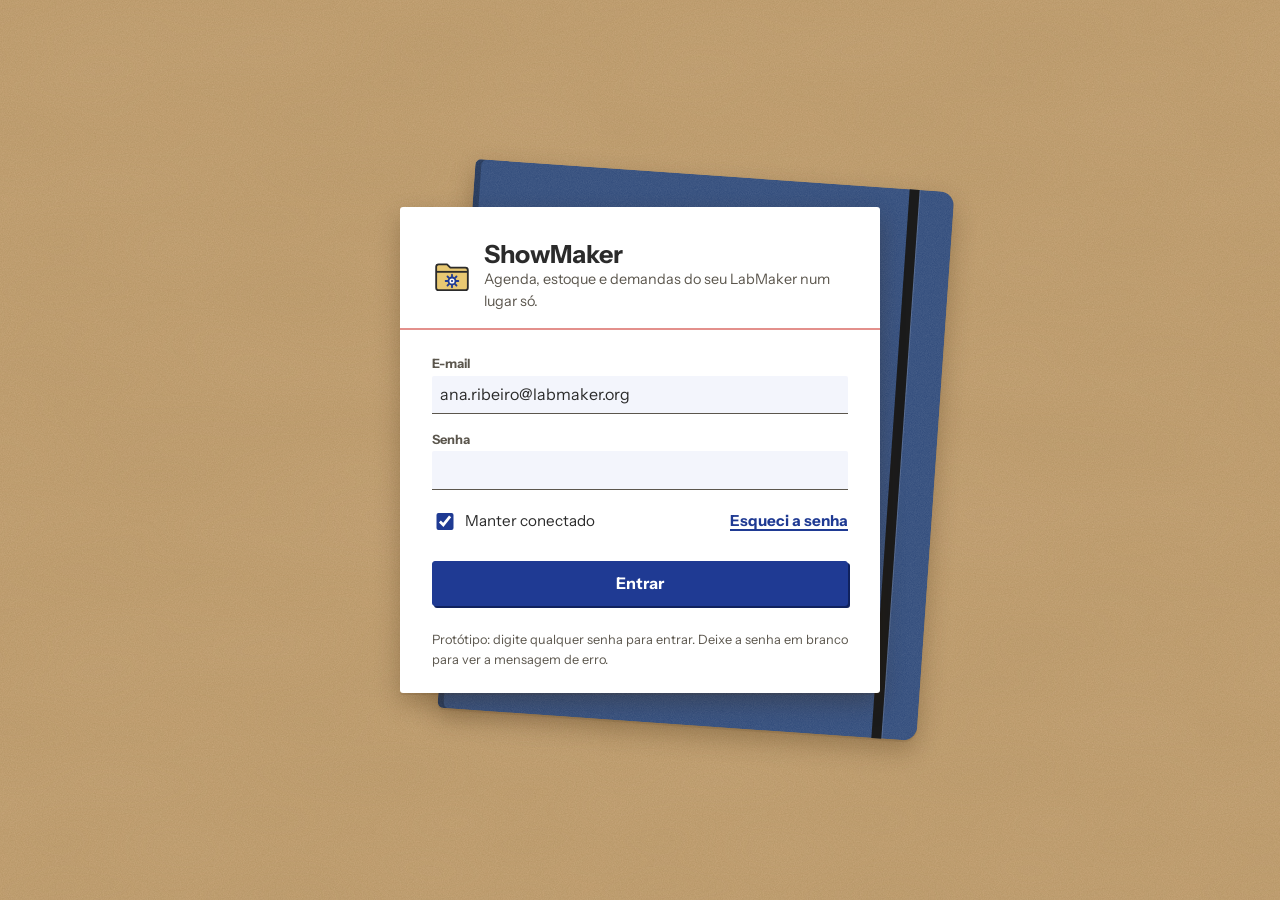
<file: index.html>
<!doctype html>
<html lang="pt-BR">
<head>
  <meta charset="utf-8">
  <meta name="viewport" content="width=device-width, initial-scale=1">
  <title>Entrar no ShowMaker</title>
  <meta name="description" content="Protótipo do ShowMaker, sistema de gestão para LabMakers.">
  <link rel="icon" href="assets/logo.svg" type="image/svg+xml">
  <link rel="preconnect" href="https://fonts.googleapis.com">
  <link rel="preconnect" href="https://fonts.gstatic.com" crossorigin>
  <link rel="stylesheet" href="https://fonts.googleapis.com/css2?family=Instrument+Sans:ital,wght@0,400..700;1,400&family=Kalam:wght@400;700&display=swap">
  <link rel="stylesheet" href="css/tokens.css">
  <link rel="stylesheet" href="css/base.css">
  <link rel="stylesheet" href="css/paper.css">
  <link rel="stylesheet" href="css/screens.css">
</head>
<body class="pagina-login">

  <main class="login">
    <div class="caderno" aria-hidden="true">
      <div class="caderno__elastico"></div>
    </div>

    <section class="ficha ficha-login" aria-labelledby="titulo-login">
      <div class="ficha-login__marca">
        <img src="assets/logo.svg" alt="" width="40" height="40">
        <div>
          <h1 id="titulo-login">ShowMaker</h1>
          <p class="suave">Agenda, estoque e demandas do seu LabMaker num lugar só.</p>
        </div>
      </div>

      <form id="form-login" novalidate>
        <div class="erro-login" id="erro-login" role="alert" hidden>
          Preencha o e-mail e a senha para entrar.
        </div>
        <label class="campo" id="campo-email">
          <span>E-mail</span>
          <input type="email" name="email" autocomplete="username" placeholder="voce@labmaker.org" value="ana.ribeiro@labmaker.org">
        </label>
        <label class="campo" id="campo-senha">
          <span>Senha</span>
          <input type="password" name="senha" autocomplete="current-password">
        </label>
        <div class="ficha-login__linha">
          <label class="marcar"><input type="checkbox" checked> Manter conectado</label>
          <button type="button" class="link" id="esqueci">Esqueci a senha</button>
        </div>
        <button class="btn btn--tinta ficha-login__entrar" type="submit">Entrar</button>
      </form>

      <p class="pequeno suave ficha-login__nota">Protótipo: digite qualquer senha para entrar. Deixe a senha em branco para ver a mensagem de erro.</p>
    </section>
  </main>

  <script>
    (function () {
      var form = document.getElementById("form-login");
      var erro = document.getElementById("erro-login");

      form.addEventListener("submit", function (e) {
        e.preventDefault();
        var vazio = !form.email.value.trim() || !form.senha.value;
        erro.classList.remove("erro-login--info");
        erro.textContent = "Preencha o e-mail e a senha para entrar.";
        erro.hidden = !vazio;
        document.getElementById("campo-email").classList.toggle("campo--erro", !form.email.value.trim());
        document.getElementById("campo-senha").classList.toggle("campo--erro", !form.senha.value);
        if (vazio) {
          (form.email.value.trim() ? form.senha : form.email).focus();
          return;
        }
        window.location.href = "app.html";
      });

      document.getElementById("esqueci").addEventListener("click", function () {
        erro.hidden = false;
        erro.classList.add("erro-login--info");
        erro.textContent = "Enviamos um link para criar uma nova senha no seu e-mail.";
      });
    })();
  </script>
</body>
</html>
</file>
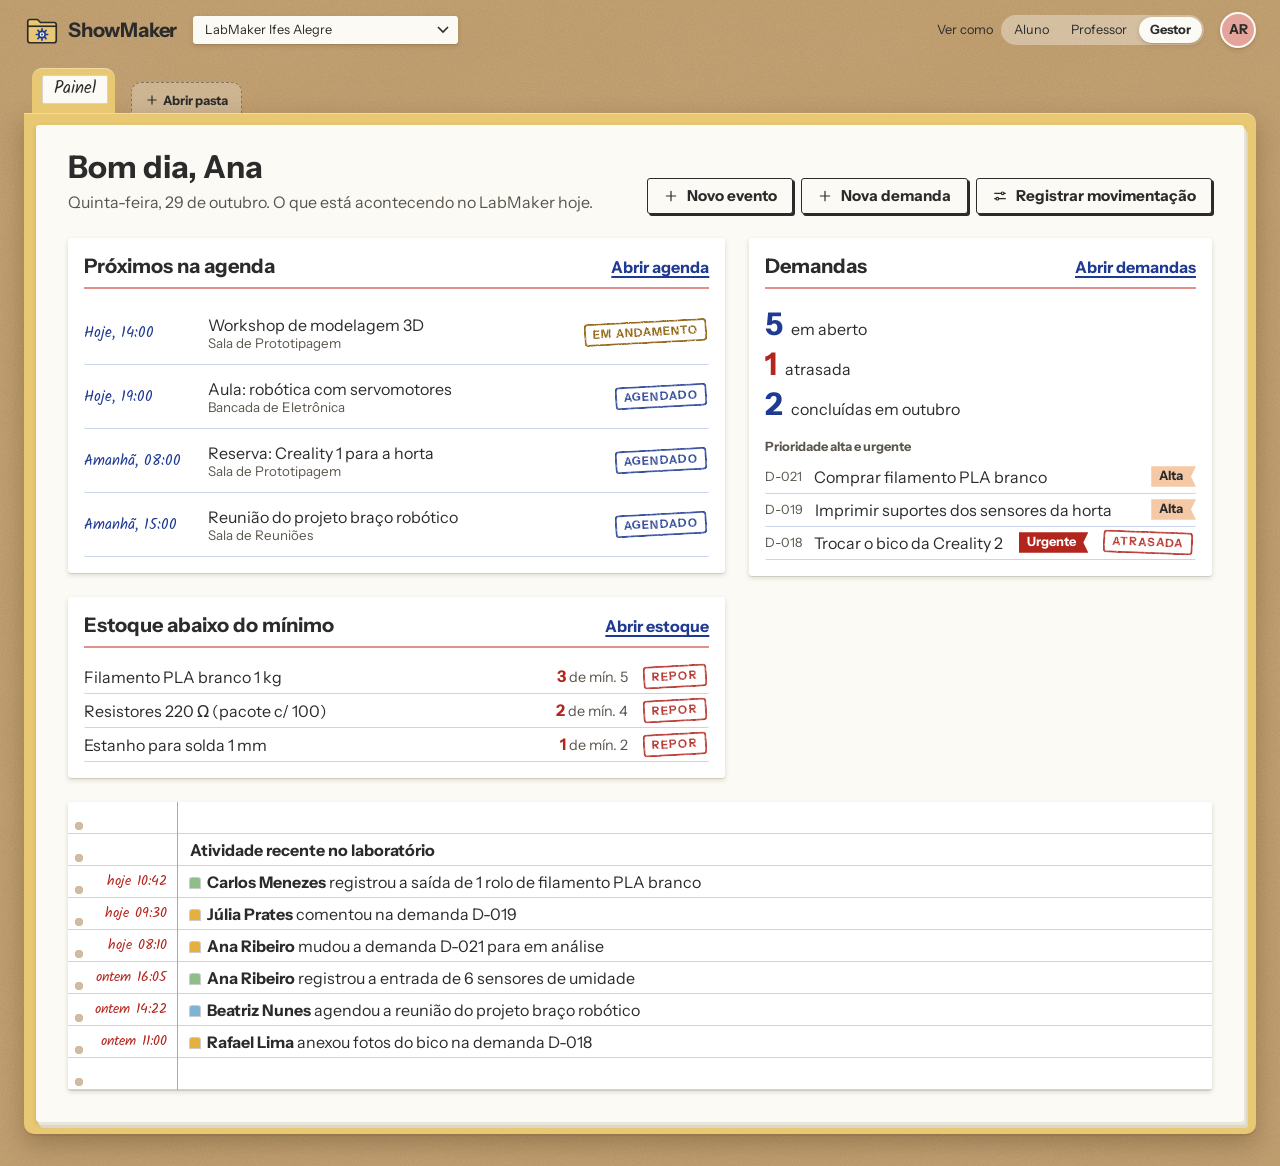
<file: app.html>
<!doctype html>
<html lang="pt-BR">
<head>
  <meta charset="utf-8">
  <meta name="viewport" content="width=device-width, initial-scale=1">
  <title>ShowMaker</title>
  <meta name="description" content="Protótipo do ShowMaker, sistema de gestão para LabMakers.">
  <link rel="icon" href="assets/logo.svg" type="image/svg+xml">
  <link rel="preconnect" href="https://fonts.googleapis.com">
  <link rel="preconnect" href="https://fonts.gstatic.com" crossorigin>
  <link rel="stylesheet" href="https://fonts.googleapis.com/css2?family=Instrument+Sans:ital,wght@0,400..700;1,400&family=Kalam:wght@400;700&display=swap">
  <link rel="stylesheet" href="css/tokens.css">
  <link rel="stylesheet" href="css/base.css">
  <link rel="stylesheet" href="css/paper.css">
  <link rel="stylesheet" href="css/screens.css">
</head>
<body data-perfil="gestor">

  <header class="topo">
    <a class="marca" href="app.html">
      <img src="assets/logo.svg" alt="" width="36" height="36">
      <span class="marca__nome">ShowMaker</span>
    </a>
    <label>
      <span class="sr-only">Laboratório</span>
      <select class="topo__lab">
        <option>LabMaker Ifes Alegre</option>
        <option>LabMaker Escola Estadual de Guaçuí</option>
      </select>
    </label>

    <div class="topo__direita">
      <div class="ver-como">
        <span id="ver-como-rotulo">Ver como</span>
        <div class="ver-como__opcoes" role="group" aria-labelledby="ver-como-rotulo">
          <button data-ver-como="aluno" aria-pressed="false">Aluno</button>
          <button data-ver-como="professor" aria-pressed="false">Professor</button>
          <button data-ver-como="gestor" aria-pressed="true">Gestor</button>
        </div>
      </div>
      <button class="avatar" data-abrir="perfil" aria-label="Abrir meu perfil (Ana Ribeiro)" title="Ana Ribeiro">AR</button>
    </div>
  </header>

  <main class="arquivo">
    <div class="barra-orelhas">
      <div class="orelhas" id="orelhas" role="tablist" aria-label="Pastas abertas"></div>
      <div class="orelha-nova">
        <button id="abrir-pasta" aria-haspopup="true" aria-expanded="false" aria-controls="menu-pastas">
          <svg viewBox="0 0 24 24" fill="none" stroke="currentColor" stroke-width="2" stroke-linecap="round" aria-hidden="true"><path d="M12 5v14M5 12h14"/></svg>
          Abrir pasta
        </button>
        <ul class="menu" id="menu-pastas" hidden>
          <li><button data-abrir="agenda"><span class="amostra-cor" style="--cor: var(--cor-agenda)"></span><span>Agenda<small>Eventos, aulas e reservas</small></span></button></li>
          <li><button data-abrir="estoque"><span class="amostra-cor" style="--cor: var(--cor-estoque)"></span><span>Estoque<small>Materiais e movimentações</small></span></button></li>
          <li><button data-abrir="demandas"><span class="amostra-cor" style="--cor: var(--cor-demandas)"></span><span>Demandas<small>Pedidos e acompanhamento</small></span></button></li>
          <li class="so-gestor"><button data-abrir="cadastros"><span class="amostra-cor" style="--cor: var(--cor-cadastros)"></span><span>Cadastros<small>Usuários, espaços e equipamentos</small></span></button></li>
        </ul>
      </div>
    </div>

    <div class="pasta" id="pasta"></div>
  </main>

  <script src="js/icones.js"></script>
  <script src="js/dados.js"></script>
  <script src="js/screens/painel.js"></script>
  <script src="js/screens/agenda.js"></script>
  <script src="js/screens/estoque.js"></script>
  <script src="js/screens/demandas.js"></script>
  <script src="js/screens/cadastros.js"></script>
  <script src="js/screens/perfil.js"></script>
  <script src="js/ui.js"></script>
  <script src="js/tabs.js"></script>
</body>
</html>
</file>
<file: css/tokens.css>
/* ShowMaker — tokens de design
   Metáfora: a mesa de MDF do LabMaker com um arquivo de pastas em cima. */

:root {
  /* Superfícies */
  --mesa: #C9A77C;
  --mesa-escura: #A8845A;
  --papel: #FBFAF5;
  --papel-sombra: #E9E5D8;
  --manila: #E8C872;
  --postit: #FFE36E;

  /* Tinta */
  --grafite: #2B2B2B;
  --grafite-suave: #5B564D;
  --tinta: #1F3A93;
  --tinta-clara: #DCE3F5;
  --pauta: #C7D5EC;
  --margem: #E3908C;

  /* Cores das pastas (orelhas) */
  --cor-painel: #E8C872;
  --cor-agenda: #7FB3D5;
  --cor-estoque: #8DBF8B;
  --cor-demandas: #E3B23C;
  --cor-cadastros: #B7A6D6;
  --cor-perfil: #E4A49B;

  /* Carimbos */
  --carimbo-vermelho: #B3261E;
  --carimbo-verde: #2E6B3A;
  --carimbo-azul: #1F3A93;
  --carimbo-roxo: #5B3F8C;
  --carimbo-ocre: #8A5A00;
  --carimbo-cinza: #6B675F;

  /* Tipografia */
  --f-corpo: "Instrument Sans", "Segoe UI", system-ui, sans-serif;
  --f-mao: "Kalam", "Segoe Print", "Comic Sans MS", cursive;

  /* Escala 1.25 */
  --t-menor: 0.8rem;
  --t-base: 1rem;
  --t-1: 1.25rem;
  --t-2: 1.563rem;
  --t-3: 1.953rem;
  --t-4: 2.441rem;

  /* Espaçamento */
  --e-1: 0.25rem;
  --e-2: 0.5rem;
  --e-3: 0.75rem;
  --e-4: 1rem;
  --e-5: 1.5rem;
  --e-6: 2rem;
  --e-7: 3rem;

  /* Pauta da caderneta */
  --linha: 2rem;

  /* Sombras de papel */
  --sombra-folha: 0 1px 0 rgba(70, 45, 10, 0.12), 0 2px 5px rgba(70, 45, 10, 0.16);
  --sombra-alta: 0 2px 0 rgba(70, 45, 10, 0.1), 0 10px 24px rgba(50, 30, 5, 0.28);

  --raio-papel: 3px;
  --raio-pasta: 10px;

  --foco: 0 0 0 3px var(--papel), 0 0 0 5px var(--tinta);
}
</file>
<file: css/base.css>
/* Reset, tipografia e a mesa */

*,
*::before,
*::after {
  box-sizing: border-box;
}

html {
  -webkit-text-size-adjust: 100%;
}

body {
  margin: 0;
  min-height: 100vh;
  font-family: var(--f-corpo);
  font-size: var(--t-base);
  line-height: 1.5;
  color: var(--grafite);
  background-color: var(--mesa);
  /* MDF: pó prensado com manchas largas */
  background-image:
    url("data:image/svg+xml,%3Csvg xmlns='http://www.w3.org/2000/svg' width='220' height='220'%3E%3Cfilter id='n'%3E%3CfeTurbulence type='fractalNoise' baseFrequency='.85' numOctaves='3' stitchTiles='stitch'/%3E%3CfeColorMatrix values='0 0 0 0 .32 0 0 0 0 .2 0 0 0 0 .06 0 0 0 .38 0'/%3E%3C/filter%3E%3Crect width='100%25' height='100%25' filter='url(%23n)'/%3E%3C/svg%3E"),
    url("data:image/svg+xml,%3Csvg xmlns='http://www.w3.org/2000/svg' width='600' height='600'%3E%3Cfilter id='m'%3E%3CfeTurbulence type='fractalNoise' baseFrequency='.004 .012' numOctaves='2' stitchTiles='stitch'/%3E%3CfeColorMatrix values='0 0 0 0 .45 0 0 0 0 .3 0 0 0 0 .12 0 0 0 .22 0'/%3E%3C/filter%3E%3Crect width='100%25' height='100%25' filter='url(%23m)'/%3E%3C/svg%3E");
}

img,
svg {
  display: block;
  max-width: 100%;
}

h1,
h2,
h3,
h4 {
  margin: 0;
  line-height: 1.2;
  font-weight: 700;
}

h1 { font-size: var(--t-3); }
h2 { font-size: var(--t-2); }
h3 { font-size: var(--t-1); }
h4 { font-size: var(--t-base); }

p {
  margin: 0;
}

a {
  color: var(--tinta);
  text-underline-offset: 3px;
}

button,
input,
select,
textarea {
  font: inherit;
  color: inherit;
}

button {
  cursor: pointer;
}

:focus-visible {
  outline: none;
  box-shadow: var(--foco);
  border-radius: var(--raio-papel);
}

[hidden] {
  display: none !important;
}

.mao {
  font-family: var(--f-mao);
  font-weight: 400;
}

.suave {
  color: var(--grafite-suave);
}

.pequeno {
  font-size: var(--t-menor);
}

.sr-only {
  position: absolute;
  width: 1px;
  height: 1px;
  padding: 0;
  margin: -1px;
  overflow: hidden;
  clip: rect(0, 0, 0, 0);
  white-space: nowrap;
  border: 0;
}

@media (prefers-reduced-motion: reduce) {
  *,
  *::before,
  *::after {
    animation-duration: 0.01ms !important;
    animation-iteration-count: 1 !important;
    transition-duration: 0.01ms !important;
  }
}
</file>
<file: css/paper.css>
/* Componentes de papelaria: pasta, orelha, folha, ficha, caderneta,
   post-it, carimbo, fita, botões e campos. */

/* ---------- Topo (borda da mesa) ---------- */

.topo {
  display: flex;
  align-items: center;
  gap: var(--e-4);
  padding: var(--e-3) var(--e-5);
  flex-wrap: wrap;
}

.marca {
  display: flex;
  align-items: center;
  gap: var(--e-2);
  color: var(--grafite);
  text-decoration: none;
}

.marca img {
  width: 36px;
  height: 36px;
}

.marca__nome {
  font-size: var(--t-1);
  font-weight: 700;
  letter-spacing: -0.01em;
}

.topo__lab {
  background: var(--papel);
  border: 0;
  border-radius: var(--raio-papel);
  box-shadow: var(--sombra-folha);
  padding: var(--e-1) var(--e-6) var(--e-1) var(--e-3);
  font-size: var(--t-menor);
  appearance: none;
  background-image: url("data:image/svg+xml,%3Csvg xmlns='http://www.w3.org/2000/svg' width='12' height='8'%3E%3Cpath d='M1 1l5 5 5-5' fill='none' stroke='%232B2B2B' stroke-width='1.6'/%3E%3C/svg%3E");
  background-repeat: no-repeat;
  background-position: right 0.6rem center;
}

.topo__direita {
  margin-left: auto;
  display: flex;
  align-items: center;
  gap: var(--e-4);
}

.ver-como {
  display: flex;
  align-items: center;
  gap: var(--e-2);
  font-size: var(--t-menor);
}

.ver-como__opcoes {
  display: flex;
  background: rgba(255, 255, 255, 0.35);
  border-radius: 999px;
  padding: 2px;
}

.ver-como__opcoes button {
  border: 0;
  background: transparent;
  border-radius: 999px;
  padding: 0.2rem 0.7rem;
  font-size: var(--t-menor);
}

.ver-como__opcoes button[aria-pressed="true"] {
  background: var(--papel);
  box-shadow: var(--sombra-folha);
  font-weight: 700;
}

.avatar {
  --tam: 2.25rem;
  width: var(--tam);
  height: var(--tam);
  flex: none;
  border-radius: 50%;
  display: grid;
  place-items: center;
  background: var(--cor-perfil);
  color: var(--grafite);
  font-weight: 700;
  font-size: calc(var(--tam) * 0.38);
  line-height: 1;
  border: 2px solid var(--papel);
}

button.avatar {
  padding: 0;
  box-shadow: var(--sombra-folha);
}

.avatar--p { --tam: 1.6rem; border-width: 1.5px; }
.avatar--azul { background: var(--cor-agenda); }
.avatar--verde { background: var(--cor-estoque); }
.avatar--lilas { background: var(--cor-cadastros); }
.avatar--mostarda { background: var(--cor-demandas); }

/* ---------- Arquivo: orelhas + pasta ---------- */

.arquivo {
  padding: 0 var(--e-5) var(--e-6);
  max-width: 1440px;
  margin: 0 auto;
}

.orelhas {
  display: flex;
  align-items: flex-end;
  gap: 3px;
  padding: var(--e-2) var(--e-2) 0;
  overflow-x: auto;
  overflow-y: hidden;
  scrollbar-width: none;
}

.orelha {
  --cor: var(--cor-painel);
  position: relative;
  display: flex;
  align-items: center;
  gap: 2px;
  flex: none;
  background: var(--cor);
  border-radius: var(--raio-pasta) var(--raio-pasta) 0 0;
  padding: 0.45rem 0.45rem 0.55rem 0.6rem;
  transform: translateY(5px);
  filter: brightness(0.9) saturate(0.85);
  transition: transform 0.15s ease, filter 0.15s ease;
  box-shadow: inset 0 1px 0 rgba(255, 255, 255, 0.35);
}

.orelha:hover {
  transform: translateY(2px);
}

.orelha.ativa {
  transform: none;
  filter: none;
  z-index: 2;
}

.orelha__rotulo {
  border: 1px solid rgba(43, 43, 43, 0.18);
  background: var(--papel);
  padding: 0 0.7rem;
  font-family: var(--f-mao);
  font-size: 1.05rem;
  line-height: 1.6;
  border-radius: 2px;
  white-space: nowrap;
}

.orelha__fechar {
  border: 0;
  background: transparent;
  width: 1.6rem;
  height: 1.6rem;
  border-radius: 50%;
  display: grid;
  place-items: center;
  color: var(--grafite);
}

.orelha__fechar:hover {
  background: rgba(0, 0, 0, 0.1);
}

.orelha__fechar svg {
  width: 14px;
  height: 14px;
}

.orelha-nova {
  position: relative;
  flex: none;
  margin-left: var(--e-2);
}

.orelha-nova > button {
  display: flex;
  align-items: center;
  gap: var(--e-1);
  border: 1.5px dashed rgba(43, 43, 43, 0.45);
  border-bottom: 0;
  background: rgba(251, 250, 245, 0.25);
  border-radius: var(--raio-pasta) var(--raio-pasta) 0 0;
  padding: 0.45rem 0.8rem 0.5rem;
  transform: translateY(5px);
  font-size: var(--t-menor);
  font-weight: 700;
}

.orelha-nova > button svg {
  width: 14px;
  height: 14px;
}

.pasta {
  --cor: var(--cor-painel);
  position: relative;
  background: var(--cor);
  border-radius: 0 var(--raio-pasta) var(--raio-pasta) var(--raio-pasta);
  padding: var(--e-3);
  box-shadow: var(--sombra-alta), inset 0 1px 0 rgba(255, 255, 255, 0.35);
  transition: background-color 0.2s ease;
}

.folha {
  background: var(--papel);
  border-radius: var(--raio-papel);
  padding: var(--e-5) var(--e-6) var(--e-6);
  min-height: 70vh;
  box-shadow:
    2px 3px 0 var(--papel-sombra),
    4px 6px 0 #DCD7C6,
    var(--sombra-folha);
}

.folha.entrando {
  animation: puxar-folha 0.22s ease-out;
}

@keyframes puxar-folha {
  from { transform: translateY(10px); opacity: 0.6; }
  to { transform: none; opacity: 1; }
}

/* ---------- Menu suspenso (abrir pasta) ---------- */

.menu {
  position: absolute;
  top: calc(100% + 6px);
  left: 0;
  z-index: 30;
  min-width: 15rem;
  background: var(--papel);
  border-radius: var(--raio-papel);
  box-shadow: var(--sombra-alta);
  padding: var(--e-2);
  list-style: none;
  margin: 0;
}

.menu button {
  width: 100%;
  display: flex;
  align-items: center;
  gap: var(--e-3);
  border: 0;
  background: transparent;
  text-align: left;
  padding: var(--e-2) var(--e-3);
  border-radius: var(--raio-papel);
}

.menu button:hover {
  background: var(--tinta-clara);
}

.menu small {
  display: block;
  color: var(--grafite-suave);
  font-size: var(--t-menor);
}

.amostra-cor {
  width: 14px;
  height: 18px;
  flex: none;
  border-radius: 3px 3px 0 0;
  background: var(--cor);
}

/* ---------- Cabeçalho de tela ---------- */

.cabecalho {
  display: flex;
  align-items: flex-end;
  gap: var(--e-4);
  flex-wrap: wrap;
  margin-bottom: var(--e-5);
}

.cabecalho > div:first-child {
  margin-right: auto;
}

.cabecalho p {
  color: var(--grafite-suave);
  margin-top: var(--e-1);
}

.acoes {
  display: flex;
  gap: var(--e-2);
  flex-wrap: wrap;
  align-items: center;
}

/* ---------- Botões ---------- */

.btn {
  display: inline-flex;
  align-items: center;
  justify-content: center;
  gap: var(--e-2);
  border: 1.5px solid var(--grafite);
  background: var(--papel);
  color: var(--grafite);
  padding: 0.45rem 0.95rem;
  border-radius: var(--raio-papel);
  font-weight: 700;
  font-size: 0.95rem;
  line-height: 1.3;
  text-decoration: none;
  box-shadow: 2px 2px 0 var(--grafite);
  transition: transform 0.08s ease, box-shadow 0.08s ease;
}

.btn:hover {
  transform: translate(-1px, -1px);
  box-shadow: 3px 3px 0 var(--grafite);
}

.btn:active {
  transform: translate(2px, 2px);
  box-shadow: 0 0 0 var(--grafite);
}

.btn svg {
  width: 16px;
  height: 16px;
}

.btn--tinta {
  background: var(--tinta);
  border-color: var(--tinta);
  color: #fff;
  box-shadow: 2px 2px 0 #10225E;
}

.btn--tinta:hover { box-shadow: 3px 3px 0 #10225E; }

.btn--perigo {
  color: var(--carimbo-vermelho);
  border-color: var(--carimbo-vermelho);
  box-shadow: 2px 2px 0 var(--carimbo-vermelho);
}

.btn--perigo:hover { box-shadow: 3px 3px 0 var(--carimbo-vermelho); }

.btn--leve {
  border-color: transparent;
  background: transparent;
  box-shadow: none;
  padding-inline: 0.6rem;
}

.btn--leve:hover {
  transform: none;
  box-shadow: none;
  background: rgba(31, 58, 147, 0.08);
}

.btn--p {
  padding: 0.25rem 0.6rem;
  font-size: var(--t-menor);
}

.link {
  border: 0;
  background: none;
  padding: 0;
  color: var(--tinta);
  font-weight: 700;
  text-decoration: underline;
  text-decoration-thickness: 1.5px;
  text-underline-offset: 3px;
}

/* ---------- Campos (preencher na linha) ---------- */

.campo {
  display: flex;
  flex-direction: column;
  gap: 2px;
  min-width: 0;
}

.campo > span,
.campo > label,
.rotulo {
  font-size: var(--t-menor);
  color: var(--grafite-suave);
  font-weight: 700;
}

.campo input,
.campo select,
.campo textarea,
.entrada {
  width: 100%;
  border: 0;
  border-bottom: 1.5px solid var(--grafite-suave);
  background: rgba(220, 227, 245, 0.35);
  padding: 0.4rem 0.5rem;
  border-radius: 2px 2px 0 0;
  min-height: 2.4rem;
}

.campo textarea {
  min-height: 5.5rem;
  resize: vertical;
  line-height: var(--linha);
  padding-top: 0.1rem;
  background:
    repeating-linear-gradient(to bottom, transparent 0, transparent calc(var(--linha) - 1px), var(--pauta) calc(var(--linha) - 1px), var(--pauta) var(--linha)),
    rgba(220, 227, 245, 0.2);
  background-attachment: local;
}

.campo input:focus,
.campo select:focus,
.campo textarea:focus,
.entrada:focus {
  outline: none;
  border-bottom-color: var(--tinta);
  box-shadow: inset 0 -2px 0 var(--tinta);
  border-radius: 2px 2px 0 0;
}

.campo input[readonly] {
  background: transparent;
  border-bottom-style: dashed;
}

.campo--erro input {
  border-bottom-color: var(--carimbo-vermelho);
  background: rgba(179, 38, 30, 0.06);
}

.campo__ajuda {
  font-size: var(--t-menor);
  color: var(--grafite-suave);
}

.grade-campos {
  display: grid;
  grid-template-columns: repeat(2, minmax(0, 1fr));
  gap: var(--e-4) var(--e-4);
}

.grade-campos .inteiro {
  grid-column: 1 / -1;
}

.marcar {
  display: flex;
  align-items: center;
  gap: var(--e-2);
  padding: 0.25rem 0;
}

.marcar input {
  width: 1.1rem;
  height: 1.1rem;
  accent-color: var(--tinta);
}

.marcar--desligado {
  color: var(--grafite-suave);
}

.busca {
  position: relative;
  flex: 1 1 14rem;
  max-width: 22rem;
}

.busca svg {
  position: absolute;
  left: 0.5rem;
  top: 50%;
  width: 16px;
  height: 16px;
  transform: translateY(-50%);
  color: var(--grafite-suave);
}

.busca .entrada {
  padding-left: 2rem;
}

/* ---------- Ficha (index card) ---------- */

.ficha {
  position: relative;
  background: #fff;
  border-radius: var(--raio-papel);
  box-shadow: var(--sombra-folha);
  padding: var(--e-4);
}

.ficha__topo {
  display: flex;
  align-items: baseline;
  gap: var(--e-3);
  padding-bottom: var(--e-2);
  margin-bottom: var(--e-3);
  border-bottom: 2px solid var(--margem);
}

.ficha__topo h3 {
  margin-right: auto;
}


/* Lista sobre a pauta: cada item ocupa exatamente uma ou mais linhas */
.lista-pauta {
  list-style: none;
  margin: 0;
  padding: 0;
}

.lista-pauta > li {
  border-bottom: 1px solid var(--pauta);
  min-height: var(--linha);
  line-height: var(--linha);
  display: flex;
  align-items: center;
  gap: var(--e-3);
}

/* ---------- Caderneta (histórico, movimentações) ---------- */

.caderneta {
  --margem-cad: 6.8rem;
  position: relative;
  background:
    linear-gradient(to right, transparent var(--margem-cad), var(--margem) var(--margem-cad), var(--margem) calc(var(--margem-cad) + 1.5px), transparent calc(var(--margem-cad) + 1.5px)),
    repeating-linear-gradient(to bottom, transparent 0, transparent calc(var(--linha) - 1px), var(--pauta) calc(var(--linha) - 1px), var(--pauta) var(--linha)),
    #fff;
  border-radius: var(--raio-papel);
  box-shadow: var(--sombra-folha);
  padding: var(--linha) var(--e-4) var(--linha) 0;
}

/* furos da espiral */
.caderneta::before {
  content: "";
  position: absolute;
  left: 0.3rem;
  top: 0;
  bottom: 0;
  width: 12px;
  background: radial-gradient(circle, var(--mesa-escura) 0 4px, transparent 4.5px) 0 0.5rem / 12px var(--linha) repeat-y;
  opacity: 0.55;
}

.caderneta ol,
.caderneta ul {
  list-style: none;
  margin: 0;
  padding: 0;
}

.caderneta li {
  display: grid;
  grid-template-columns: var(--margem-cad) 1fr;
  line-height: var(--linha);
}

.caderneta__quando {
  font-family: var(--f-mao);
  font-size: 0.9rem;
  color: var(--carimbo-vermelho);
  text-align: right;
  padding-right: 0.6rem;
  white-space: nowrap;
}

.caderneta__texto {
  padding-left: 0.8rem;
}

.caderneta__texto b {
  font-weight: 700;
}

.caderneta h3 {
  padding-left: calc(var(--margem-cad) + 0.8rem);
  line-height: var(--linha);
  font-size: var(--t-base);
}

/* ---------- Post-it ---------- */

.postit {
  position: relative;
  background: var(--postit);
  padding: var(--e-4) var(--e-4) var(--e-5);
  font-family: var(--f-mao);
  font-size: 1.05rem;
  line-height: 1.45;
  transform: rotate(-1.2deg);
  box-shadow: 0 1px 1px rgba(0, 0, 0, 0.12), 2px 8px 12px -6px rgba(60, 40, 0, 0.45);
  border-radius: 1px 1px 18px 1px / 1px 1px 4px 1px;
}

.postit strong {
  display: block;
  font-size: 1.15rem;
}

.postit--rosa {
  background: #FFC4CE;
}

/* ---------- Carimbo (o ponto ousado) ---------- */

.carimbo {
  --c: var(--carimbo-azul);
  display: inline-block;
  flex: none;
  color: var(--c);
  border: 2.5px solid var(--c);
  outline: 1px solid var(--c);
  outline-offset: 2px;
  border-radius: 4px;
  padding: 0.05rem 0.45rem;
  margin: 3px;
  font-family: var(--f-corpo);
  font-weight: 700;
  font-size: 0.72rem;
  letter-spacing: 0.09em;
  text-transform: uppercase;
  line-height: 1.5;
  white-space: nowrap;
  transform: rotate(-3deg);
  opacity: 0.9;
  /* tinta falhada */
  -webkit-mask-image: url("data:image/svg+xml,%3Csvg xmlns='http://www.w3.org/2000/svg' width='120' height='60'%3E%3Cfilter id='t'%3E%3CfeTurbulence type='fractalNoise' baseFrequency='.9' numOctaves='2' seed='4'/%3E%3CfeColorMatrix values='0 0 0 0 0 0 0 0 0 0 0 0 0 0 0 0 0 0 -3.2 2.75'/%3E%3C/filter%3E%3Crect width='100%25' height='100%25' filter='url(%23t)'/%3E%3C/svg%3E");
  mask-image: url("data:image/svg+xml,%3Csvg xmlns='http://www.w3.org/2000/svg' width='120' height='60'%3E%3Cfilter id='t'%3E%3CfeTurbulence type='fractalNoise' baseFrequency='.9' numOctaves='2' seed='4'/%3E%3CfeColorMatrix values='0 0 0 0 0 0 0 0 0 0 0 0 0 0 0 0 0 0 -3.2 2.75'/%3E%3C/filter%3E%3Crect width='100%25' height='100%25' filter='url(%23t)'/%3E%3C/svg%3E");
}

.carimbo:nth-of-type(2n) { transform: rotate(2deg); }

.carimbo--grande {
  font-size: 1rem;
  padding: 0.15rem 0.7rem;
  border-width: 3px;
}

.carimbo--vermelho { --c: var(--carimbo-vermelho); }
.carimbo--verde { --c: var(--carimbo-verde); }
.carimbo--roxo { --c: var(--carimbo-roxo); }
.carimbo--ocre { --c: var(--carimbo-ocre); }
.carimbo--cinza { --c: var(--carimbo-cinza); }

/* ---------- Fita de prioridade ---------- */

.fita {
  display: inline-flex;
  align-items: center;
  gap: 0.3rem;
  font-size: var(--t-menor);
  font-weight: 700;
  padding: 0 0.5rem;
  line-height: 1.6;
  background: var(--f, #E6E2D6);
  clip-path: polygon(0 0, 100% 0, calc(100% - 5px) 50%, 100% 100%, 0 100%);
  padding-right: 0.8rem;
}

.fita--baixa { --f: #DCE7D8; }
.fita--media { --f: #F3E2B3; }
.fita--alta { --f: #F6C9A6; }
.fita--urgente { --f: #B3261E; color: #fff; }

/* ---------- Tabela-livro ---------- */

.tabela-envoltorio {
  overflow-x: auto;
  background: #fff;
  border-radius: var(--raio-papel);
  box-shadow: var(--sombra-folha);
}

.tabela {
  width: 100%;
  border-collapse: collapse;
  font-size: 0.95rem;
}

.tabela th {
  text-align: left;
  font-size: var(--t-menor);
  color: var(--grafite-suave);
  font-weight: 700;
  padding: var(--e-3) var(--e-3) var(--e-2);
  border-bottom: 2px solid var(--margem);
  white-space: nowrap;
}

.tabela td {
  padding: 0 var(--e-3);
  height: calc(var(--linha) * 1.4);
  border-bottom: 1px solid var(--pauta);
  vertical-align: middle;
}

.tabela tbody tr {
  cursor: default;
}

.tabela tbody tr[data-ficha] {
  cursor: pointer;
}

.tabela tbody tr[data-ficha]:hover {
  background: rgba(220, 227, 245, 0.45);
}

.tabela .num {
  text-align: right;
  font-variant-numeric: tabular-nums;
}

.tabela tr.inativo td {
  color: var(--grafite-suave);
}

/* ---------- Divisórias (sub-abas dentro da folha) ---------- */

.divisorias {
  display: flex;
  gap: var(--e-1);
  border-bottom: 2px solid var(--grafite);
  margin-bottom: var(--e-5);
  overflow-x: auto;
  overflow-y: hidden;
  scrollbar-width: none;
}

.divisorias button {
  border: 1.5px solid var(--grafite);
  border-bottom: 0;
  background: var(--papel-sombra);
  border-radius: 6px 6px 0 0;
  padding: 0.35rem 1rem;
  font-weight: 700;
  margin-bottom: -2px;
  white-space: nowrap;
  color: var(--grafite-suave);
}

.divisorias button[aria-selected="true"] {
  background: var(--papel);
  color: var(--grafite);
  border-bottom: 2px solid var(--papel);
  padding-bottom: calc(0.35rem + 2px);
}

/* ---------- Contadores ---------- */

.contador {
  display: flex;
  align-items: baseline;
  gap: var(--e-2);
}

.contador__n {
  font-weight: 700;
  font-size: var(--t-3);
  line-height: 1;
  color: var(--tinta);
}

.contador--alerta .contador__n {
  color: var(--carimbo-vermelho);
}

/* ---------- Chips (participantes) ---------- */

.chips {
  display: flex;
  flex-wrap: wrap;
  gap: var(--e-2);
  align-items: center;
}

.chip {
  display: inline-flex;
  align-items: center;
  gap: 0.35rem;
  background: var(--tinta-clara);
  border-radius: 999px;
  padding: 0.15rem 0.3rem 0.15rem 0.2rem;
  font-size: 0.9rem;
}

.chip button {
  border: 0;
  background: transparent;
  width: 1.3rem;
  height: 1.3rem;
  border-radius: 50%;
  display: grid;
  place-items: center;
  padding: 0;
}

.chip button svg {
  width: 11px;
  height: 11px;
}

.chip button:hover {
  background: rgba(0, 0, 0, 0.1);
}

/* ---------- Clipe (anexos) ---------- */

.anexos {
  list-style: none;
  margin: 0;
  padding: 0;
  display: flex;
  flex-wrap: wrap;
  gap: var(--e-4);
}

.anexo {
  position: relative;
  display: flex;
  flex-direction: column;
  gap: 2px;
  width: 11rem;
  background: #fff;
  box-shadow: var(--sombra-folha);
  padding: var(--e-4) var(--e-3) var(--e-3);
  border-radius: 2px;
  font-size: 0.9rem;
}

.anexo svg.clipe {
  position: absolute;
  top: -12px;
  left: 14px;
  width: 16px;
  height: 36px;
  color: #7C8590;
}

.anexo b {
  word-break: break-all;
}

/* ---------- Ficha em gaveta (diálogo) ---------- */

.veu {
  position: fixed;
  inset: 0;
  z-index: 40;
  background: rgba(60, 38, 12, 0.42);
  display: flex;
  justify-content: flex-end;
}

.gaveta {
  position: relative;
  width: min(640px, 100%);
  height: 100%;
  background: var(--papel);
  box-shadow: -8px 0 28px rgba(40, 20, 0, 0.35);
  display: flex;
  flex-direction: column;
  animation: deslizar 0.22s ease-out;
}

/* margem vermelha da ficha */
.gaveta::before {
  content: "";
  position: absolute;
  top: 0;
  bottom: 0;
  left: 1.25rem;
  width: 1.5px;
  background: var(--margem);
  opacity: 0.6;
  pointer-events: none;
}

@keyframes deslizar {
  from { transform: translateX(40px); opacity: 0.4; }
  to { transform: none; opacity: 1; }
}

.gaveta__topo {
  display: flex;
  align-items: flex-start;
  gap: var(--e-3);
  padding: var(--e-5) var(--e-5) var(--e-4) var(--e-6);
  border-bottom: 2px solid var(--margem);
}

.gaveta__topo h2 {
  margin-right: auto;
}

.gaveta__topo .rotulo {
  display: block;
  margin-bottom: 2px;
}

.gaveta__corpo {
  flex: 1;
  overflow-y: auto;
  padding: var(--e-5) var(--e-5) var(--e-6) var(--e-6);
  display: flex;
  flex-direction: column;
  gap: var(--e-5);
}

.gaveta__rodape {
  display: flex;
  gap: var(--e-2);
  flex-wrap: wrap;
  justify-content: flex-end;
  padding: var(--e-4) var(--e-5) var(--e-4) var(--e-6);
  border-top: 1px solid var(--papel-sombra);
  background: var(--papel);
}

.gaveta__rodape .btn--perigo {
  margin-right: auto;
}

.fechar {
  border: 0;
  background: transparent;
  width: 2.2rem;
  height: 2.2rem;
  border-radius: 50%;
  display: grid;
  place-items: center;
  flex: none;
}

.fechar:hover {
  background: rgba(0, 0, 0, 0.07);
}

.fechar svg {
  width: 18px;
  height: 18px;
}

.secao h3 {
  font-size: var(--t-base);
  margin-bottom: var(--e-3);
}

/* ---------- Bilhete (toast) ---------- */

.bilhete {
  position: fixed;
  left: 50%;
  bottom: var(--e-5);
  z-index: 60;
  transform: translateX(-50%) rotate(-0.8deg);
  max-width: min(30rem, calc(100% - 2rem));
  background: #fff;
  padding: var(--e-3) var(--e-4);
  box-shadow: var(--sombra-alta);
  border-left: 4px solid var(--tinta);
  animation: bilhete 0.2s ease-out;
}

@keyframes bilhete {
  from { transform: translate(-50%, 12px) rotate(-0.8deg); opacity: 0; }
}

/* ---------- Visibilidade por perfil (RF02) ---------- */

[data-perfil="aluno"] .so-equipe,
[data-perfil="aluno"] .so-gestor,
[data-perfil="professor"] .so-gestor {
  display: none !important;
}

/* ---------- Responsivo ---------- */

@media (max-width: 720px) {
  .topo {
    padding: var(--e-3) var(--e-4);
  }

  .topo__direita {
    width: 100%;
    margin-left: 0;
    justify-content: space-between;
  }

  .arquivo {
    padding: 0 var(--e-2) var(--e-5);
  }

  .folha {
    padding: var(--e-4);
  }

  .pasta {
    padding: var(--e-2);
  }

  .grade-campos {
    grid-template-columns: 1fr;
  }

  .gaveta__topo,
  .gaveta__corpo,
  .gaveta__rodape {
    padding-left: var(--e-5);
    padding-right: var(--e-4);
  }

  .gaveta::before {
    left: 0.75rem;
  }

  .caderneta {
    --margem-cad: 4.4rem;
  }

  .caderneta__quando {
    font-size: 0.72rem;
    white-space: normal;
    line-height: 1rem;
    padding-top: 0.5rem;
  }

  .caderneta h3 {
    font-size: 0.95rem;
  }

  .gaveta__topo {
    flex-wrap: wrap;
  }

  .gaveta__topo > div {
    flex: 1 1 calc(100% - 3rem);
  }

  .gaveta__topo h2 {
    font-size: var(--t-1);
  }

  .gaveta__topo .carimbo {
    order: 3;
  }
}
</file>
<file: css/screens.css>
/* Ajustes específicos de cada tela */

/* ================= Login ================= */

.pagina-login {
  overflow-x: hidden;
  display: grid;
  place-items: center;
  padding: var(--e-5) var(--e-4);
}

.login {
  position: relative;
  width: min(100%, 30rem);
  padding: var(--e-6) 0;
}

/* capa da caderneta por trás da ficha */
.caderno {
  position: absolute;
  inset: 0 -3.5rem 0 3.5rem;
  background: #2F4A7A;
  background-image: url("data:image/svg+xml,%3Csvg xmlns='http://www.w3.org/2000/svg' width='160' height='160'%3E%3Cfilter id='p'%3E%3CfeTurbulence type='fractalNoise' baseFrequency='1.1' numOctaves='2'/%3E%3CfeColorMatrix values='0 0 0 0 1 0 0 0 0 1 0 0 0 0 1 0 0 0 .12 0'/%3E%3C/filter%3E%3Crect width='100%25' height='100%25' filter='url(%23p)'/%3E%3C/svg%3E");
  border-radius: 6px 14px 14px 6px;
  transform: rotate(4deg);
  box-shadow: var(--sombra-alta), inset 6px 0 0 rgba(0, 0, 0, 0.25);
}

.caderno__elastico {
  position: absolute;
  top: 0;
  bottom: 0;
  right: 2.2rem;
  width: 10px;
  background: #1B1B1B;
  box-shadow: 1px 0 0 rgba(255, 255, 255, 0.15);
}

.caderno__etiqueta {
  position: absolute;
  bottom: 2.4rem;
  right: 3.6rem;
  display: flex;
  align-items: center;
  gap: var(--e-2);
  background: var(--papel);
  padding: var(--e-2) var(--e-3);
  border-radius: 4px;
  font-size: 1.15rem;
  line-height: 1.1;
  transform: rotate(-2deg);
}

.ficha-login {
  --pad: var(--e-6);
  position: relative;
  padding: var(--e-6) var(--pad) var(--e-5);
  background: #fff;
  box-shadow: var(--sombra-alta);
}

.ficha-login__marca {
  display: flex;
  align-items: center;
  gap: var(--e-3);
  padding-bottom: var(--e-4);
  margin: 0 calc(var(--pad) * -1) var(--e-5);
  padding-inline: var(--pad);
  border-bottom: 2px solid var(--margem);
}

.ficha-login__marca h1 {
  font-size: var(--t-2);
}

.ficha-login__marca p {
  font-size: 0.9rem;
}

.ficha-login form {
  display: flex;
  flex-direction: column;
  gap: var(--e-4);
}

.ficha-login__linha {
  display: flex;
  justify-content: space-between;
  align-items: center;
  flex-wrap: wrap;
  gap: var(--e-2);
  font-size: 0.95rem;
}

.ficha-login__entrar {
  margin-top: var(--e-2);
  padding-block: 0.7rem;
  font-size: var(--t-base);
}

.ficha-login__nota {
  margin-top: var(--e-5);
}

.erro-login {
  border-left: 4px solid var(--carimbo-vermelho);
  background: rgba(179, 38, 30, 0.07);
  color: var(--carimbo-vermelho);
  padding: var(--e-2) var(--e-3);
  font-weight: 700;
  font-size: 0.95rem;
}

.erro-login--info {
  border-left-color: var(--tinta);
  background: var(--tinta-clara);
  color: var(--tinta);
}

@media (max-width: 560px) {
  .caderno {
    inset: -0.75rem -0.5rem -0.75rem 0.75rem;
  }

  .caderno__etiqueta {
    display: none;
  }

  .ficha-login {
    --pad: var(--e-4);
    padding-top: var(--e-5);
  }
}

/* ================= Casca ================= */

.barra-orelhas {
  display: flex;
  align-items: flex-end;
  min-width: 0;
}

.barra-orelhas .orelhas {
  min-width: 0;
}

.campo--inline select {
  min-height: 2.4rem;
}

.campo--espaco {
  margin-top: var(--e-4);
  max-width: 20rem;
}

.filtros {
  display: flex;
  align-items: flex-end;
  flex-wrap: wrap;
  gap: var(--e-3) var(--e-4);
  margin-bottom: var(--e-4);
}

.empurra {
  margin-left: auto;
}

.pessoa {
  display: inline-flex;
  align-items: center;
  gap: var(--e-2);
}

.conjunto {
  border: 0;
  margin: 0;
  padding: 0;
  min-width: 0;
}

.conjunto legend {
  padding: 0;
  margin-bottom: var(--e-2);
}

/* ================= Painel ================= */

.painel-grade {
  display: grid;
  grid-template-columns: repeat(12, minmax(0, 1fr));
  gap: var(--e-5);
  align-items: start;
}

.painel-agenda { grid-column: span 7; }
.painel-demandas { grid-column: span 5; grid-row: span 2; }
.painel-estoque { grid-column: span 7; }
.painel-atividade { grid-column: 1 / -1; }

.evento-linha,
.repor-linha,
.demanda-linha {
  cursor: pointer;
  border-radius: 2px;
}

.evento-linha:hover,
.repor-linha:hover,
.demanda-linha:hover {
  background: rgba(220, 227, 245, 0.5);
}

.evento-linha {
  min-height: calc(var(--linha) * 2) !important;
  align-items: center;
}

.evento-linha__hora {
  width: 7rem;
  flex: none;
  color: var(--tinta);
  font-size: 0.95rem;
}

.evento-linha__nome {
  flex: 1;
  line-height: 1.25;
  min-width: 0;
}

.evento-linha__nome small {
  display: block;
  color: var(--grafite-suave);
}

.repor-linha__nome {
  flex: 1;
  min-width: 0;
}

.repor-linha__saldo {
  color: var(--grafite-suave);
  white-space: nowrap;
  font-size: 0.9rem;
}

.repor-linha__saldo b {
  color: var(--carimbo-vermelho);
  font-size: var(--t-base);
}

.demanda-linha__titulo {
  flex: 1;
  min-width: 0;
  overflow: hidden;
  text-overflow: ellipsis;
  white-space: nowrap;
}

.contadores {
  display: grid;
  gap: var(--e-2);
  padding: var(--e-2) 0 var(--e-4);
}

.painel-sub {
  margin-bottom: var(--e-1);
}

.ponto-modulo {
  display: inline-block;
  width: 10px;
  height: 10px;
  border-radius: 2px 2px 0 0;
  background: var(--cor);
  margin-right: 0.45rem;
  vertical-align: 0.05em;
  box-shadow: 0 0 0 1px rgba(0, 0, 0, 0.2);
}

@media (max-width: 960px) {
  .painel-agenda,
  .painel-demandas,
  .painel-estoque {
    grid-column: 1 / -1;
    grid-row: auto;
  }
}

/* ================= Agenda ================= */

.agenda {
  display: grid;
  grid-template-columns: minmax(0, 1fr) 19rem;
  gap: var(--e-5);
  align-items: start;
}

.cal-folha {
  position: relative;
  background: #fff;
  box-shadow: var(--sombra-folha);
  border-radius: var(--raio-papel);
  padding: var(--e-6) var(--e-4) var(--e-4);
}

/* espiral do calendário de parede */
.cal-folha__espiral {
  position: absolute;
  top: -8px;
  left: var(--e-5);
  right: var(--e-5);
  height: 26px;
  top: -13px;
  background: linear-gradient(90deg, transparent 9px, #7D838C 9px, #B9BEC6 12px, #7D838C 15px, transparent 15px) 0 0 / 28px 26px repeat-x;
  border-radius: 3px;
}

.cal-folha__mes {
  display: flex;
  align-items: center;
  justify-content: center;
  gap: var(--e-4);
  margin-bottom: var(--e-4);
}

.cal-folha__mes h3 {
  font-size: var(--t-2);
  min-width: 12rem;
  text-align: center;
}

.cal {
  display: grid;
  grid-template-columns: repeat(7, minmax(0, 1fr));
  border-top: 2px solid var(--grafite);
  border-left: 1px solid var(--pauta);
}

.cal__semana {
  font-size: var(--t-menor);
  font-weight: 700;
  color: var(--grafite-suave);
  padding: var(--e-1) var(--e-2);
  border-right: 1px solid var(--pauta);
  border-bottom: 1px solid var(--pauta);
}

.cal__dia {
  min-height: 6.5rem;
  padding: var(--e-1);
  border-right: 1px solid var(--pauta);
  border-bottom: 1px solid var(--pauta);
  display: flex;
  flex-direction: column;
  gap: 3px;
  min-width: 0;
}

.cal__dia--fora {
  background: repeating-linear-gradient(-45deg, transparent 0 6px, rgba(201, 167, 124, 0.12) 6px 7px);
}

.cal__dia--fora .cal__num {
  color: #B0AA9C;
}

.cal__num {
  font-size: 0.95rem;
  font-weight: 700;
  line-height: 1;
  padding: 0.2rem 0.3rem;
  align-self: flex-start;
}

/* hoje: circulado à caneta */
.cal__dia--hoje .cal__num {
  color: var(--tinta);
  font-weight: 700;
  border: 2px solid var(--tinta);
  border-radius: 48% 52% 45% 55% / 55% 45% 55% 45%;
  padding: 0.25rem 0.4rem;
  transform: rotate(-6deg);
}

.cal__evento {
  --c: var(--tinta);
  display: block;
  width: 100%;
  border: 0;
  border-left: 3px solid var(--c);
  background: color-mix(in srgb, var(--c) 10%, white);
  text-align: left;
  font-size: 0.74rem;
  line-height: 1.3;
  padding: 0.15rem 0.3rem;
  border-radius: 0 2px 2px 0;
  overflow: hidden;
  text-overflow: ellipsis;
  white-space: nowrap;
}

.cal__evento:hover {
  background: color-mix(in srgb, var(--c) 20%, white);
}

.cal__evento--em-andamento { --c: var(--carimbo-ocre); }
.cal__evento--realizado { --c: var(--carimbo-verde); }
.cal__evento--cancelado { --c: var(--carimbo-cinza); text-decoration: line-through; }

.cal-legenda {
  margin-top: var(--e-3);
}

.proximos h3 {
  margin-bottom: var(--e-3);
}

.proximos__lista,
.proximos__lista ul {
  list-style: none;
  margin: 0;
  padding: 0;
}

.proximos__lista > li + li {
  margin-top: var(--e-4);
}

.proximos__dia {
  font-size: 1.1rem;
  color: var(--carimbo-vermelho);
  margin-bottom: var(--e-2);
}

.proximos__lista ul {
  display: flex;
  flex-direction: column;
  gap: var(--e-3);
}

.evento-ficha {
  position: relative;
  display: grid;
  gap: 2px;
  width: 100%;
  border: 0;
  text-align: left;
  background: #fff;
  box-shadow: var(--sombra-folha);
  border-radius: var(--raio-papel);
  padding: var(--e-3) var(--e-4) var(--e-3) var(--e-4);
  border-top: 3px solid var(--cor-agenda);
}

.evento-ficha:hover {
  box-shadow: var(--sombra-folha), 0 0 0 2px var(--tinta-clara);
}

.evento-ficha__hora {
  font-size: var(--t-menor);
  font-weight: 700;
  color: var(--tinta);
}

.evento-ficha__nome {
  font-weight: 700;
  line-height: 1.3;
  padding-right: 5.5rem;
}

.evento-ficha__meta {
  display: flex;
  align-items: center;
  gap: var(--e-1);
  font-size: var(--t-menor);
  color: var(--grafite-suave);
}

.evento-ficha__meta svg {
  width: 13px;
  height: 13px;
}

.evento-ficha .carimbo {
  position: absolute;
  top: var(--e-3);
  right: var(--e-3);
}

.evento-ficha--largo {
  max-width: 28rem;
}

@media (max-width: 1100px) {
  .agenda {
    grid-template-columns: 1fr;
  }
}

@media (max-width: 720px) {
  .cal-folha {
    display: none;
  }
}

/* ================= Fichas (gaveta) ================= */

.gaveta__form {
  display: flex;
  flex-direction: column;
  height: 100%;
  min-height: 0;
}

.gaveta__topo .carimbo--grande {
  align-self: center;
}

.grade-campos--hora {
  gap: var(--e-4);
}

.colunas-marcar {
  display: grid;
  grid-template-columns: repeat(auto-fill, minmax(13rem, 1fr));
  gap: 0 var(--e-4);
}

.materiais {
  display: flex;
  flex-direction: column;
  gap: var(--e-2);
}

.material {
  display: grid;
  grid-template-columns: minmax(0, 1fr) auto auto;
  gap: var(--e-3);
  align-items: baseline;
  padding-bottom: var(--e-2);
  border-bottom: 1px solid var(--pauta);
}

.material__qtd {
  font-weight: 700;
}

.material--novo {
  grid-template-columns: minmax(0, 1fr) 6rem;
  border-bottom: 0;
}

.entrada--chip {
  width: auto;
  flex: 1 1 10rem;
  min-height: 2rem;
}

.dados {
  display: grid;
  grid-template-columns: repeat(auto-fill, minmax(11rem, 1fr));
  gap: var(--e-3) var(--e-4);
  margin: 0;
}

.dados dt {
  font-size: var(--t-menor);
  color: var(--grafite-suave);
  font-weight: 700;
}

.dados dd {
  margin: 0;
}

.pedidos li {
  flex-wrap: wrap;
  border-bottom: 1px solid var(--pauta);
}

.pedidos li > span:first-child {
  flex: 1;
}

.comentarios {
  list-style: none;
  margin: 0 0 var(--e-4);
  padding: 0;
  display: flex;
  flex-direction: column;
  gap: var(--e-4);
}

.comentarios li {
  display: flex;
  gap: var(--e-3);
}

.comentarios li > div {
  background: #fff;
  box-shadow: var(--sombra-folha);
  padding: var(--e-2) var(--e-3);
  border-radius: 0 var(--raio-papel) var(--raio-papel) var(--raio-papel);
  flex: 1;
}

.comentario__autor {
  margin-bottom: 2px;
}

.comentar {
  display: flex;
  gap: var(--e-3);
  align-items: flex-end;
}

.comentar .campo {
  flex: 1;
}

.comentar .avatar {
  align-self: flex-start;
}

.anexo--novo {
  flex-direction: row;
  align-items: center;
  justify-content: center;
  gap: var(--e-2);
  border: 1.5px dashed var(--grafite-suave);
  background: transparent;
  box-shadow: none;
  color: var(--tinta);
  font-weight: 700;
  cursor: pointer;
  min-height: 4.5rem;
}

.anexo--novo svg {
  width: 18px;
  height: 18px;
}

.anexo--novo:focus-within {
  box-shadow: var(--foco);
}

.grade-campos .anexo--novo {
  width: auto;
}

.prioridades {
  display: flex;
  flex-wrap: wrap;
  gap: var(--e-3);
}

.prioridades label,
.tipo-mov label {
  display: inline-flex;
  align-items: center;
  gap: var(--e-2);
  cursor: pointer;
}

.prioridades input,
.tipo-mov input {
  accent-color: var(--tinta);
}

.tipo-mov {
  display: grid;
  grid-template-columns: repeat(3, 1fr);
  gap: var(--e-2);
}

.tipo-mov label {
  position: relative;
}

.tipo-mov input {
  position: absolute;
  opacity: 0;
}

.tipo-mov span {
  flex: 1;
  display: flex;
  align-items: center;
  justify-content: center;
  gap: var(--e-2);
  padding: var(--e-3);
  border: 1.5px solid var(--grafite-suave);
  border-radius: var(--raio-papel);
  background: #fff;
  font-weight: 700;
}

.tipo-mov svg {
  width: 18px;
  height: 18px;
}

.tipo-mov input:checked + span {
  border-color: var(--tinta);
  background: var(--tinta-clara);
  color: var(--tinta);
  box-shadow: 2px 2px 0 var(--tinta);
}

.tipo-mov input:focus-visible + span {
  box-shadow: var(--foco);
}

/* ================= Estoque ================= */

.aviso-estoque {
  display: flex;
  align-items: center;
  gap: var(--e-3);
  margin-bottom: var(--e-5);
  padding: var(--e-3) var(--e-4);
  background: rgba(179, 38, 30, 0.07);
  border-left: 4px solid var(--carimbo-vermelho);
  color: var(--carimbo-vermelho);
}

.aviso-estoque svg {
  width: 20px;
  height: 20px;
  flex: none;
}

.aviso-estoque p {
  color: var(--grafite);
}

.saldo-barra {
  position: relative;
  display: block;
  width: 7rem;
  height: 8px;
  background: var(--papel-sombra);
  border-radius: 4px;
}

.saldo-barra span {
  display: block;
  height: 100%;
  border-radius: 4px;
  background: var(--carimbo-verde);
}

.saldo-barra i {
  position: absolute;
  top: -4px;
  bottom: -4px;
  width: 2px;
  background: var(--grafite);
}

.saldo-barra--baixo span {
  background: var(--carimbo-vermelho);
}

.mov {
  display: flex;
  flex-wrap: wrap;
  align-items: center;
  column-gap: var(--e-3);
  line-height: var(--linha);
}

.mov__tipo {
  display: inline-flex;
  align-items: center;
  gap: 0.3rem;
  font-weight: 700;
  font-size: 0.85rem;
  width: 5.6rem;
}

.mov__tipo svg {
  width: 15px;
  height: 15px;
}

.mov__tipo--entrada { color: var(--carimbo-verde); }
.mov__tipo--saida { color: var(--carimbo-vermelho); }
.mov__tipo--ajuste { color: var(--carimbo-roxo); }

.mov__qtd {
  font-weight: 700;
  font-size: 1.05rem;
  min-width: 2.2rem;
}

.mov__item {
  font-weight: 700;
}

.mov__origem {
  font-size: 0.9rem;
}

.mov__resp {
  display: inline-flex;
  align-items: center;
  gap: var(--e-2);
  margin-left: auto;
  font-size: 0.9rem;
}

.cabecalho--sub h3 {
  font-size: var(--t-1);
}

.entrada--num {
  width: 5rem;
  min-height: 2rem;
  text-align: right;
}

.diferenca {
  color: var(--carimbo-vermelho);
  font-weight: 700;
}

/* ================= Demandas ================= */

.indicadores {
  display: grid;
  grid-template-columns: repeat(3, minmax(0, 1fr));
  gap: var(--e-4);
  margin-bottom: var(--e-5);
}

.indicadores .ficha {
  padding: var(--e-3) var(--e-4);
}

.filtros--demandas .campo {
  flex: 1 1 9rem;
}

.visao {
  display: flex;
  border: 1.5px solid var(--grafite);
  border-radius: var(--raio-papel);
  overflow: hidden;
  flex: none;
}

.visao button {
  display: inline-flex;
  align-items: center;
  gap: var(--e-1);
  border: 0;
  background: #fff;
  padding: 0.45rem 0.75rem;
  font-weight: 700;
  font-size: 0.9rem;
}

.visao button + button {
  border-left: 1.5px solid var(--grafite);
}

.visao button[aria-pressed="true"] {
  background: var(--grafite);
  color: var(--papel);
}

.visao svg {
  width: 16px;
  height: 16px;
}

.quadro {
  display: grid;
  grid-template-columns: repeat(4, minmax(14rem, 1fr));
  gap: var(--e-4);
  overflow-x: auto;
  padding-bottom: var(--e-2);
}

/* bandeja de papéis */
.bandeja {
  background: var(--papel-sombra);
  border-radius: 6px;
  padding: var(--e-3);
  box-shadow: inset 0 2px 5px rgba(70, 45, 10, 0.18);
  min-height: 14rem;
}

.bandeja__titulo {
  font-size: var(--t-base);
  display: flex;
  align-items: baseline;
  justify-content: space-between;
  padding: 0 var(--e-1) var(--e-3);
}

.bandeja__n {
  font-size: 1.3rem;
  color: var(--tinta);
}

.bandeja__pilha {
  list-style: none;
  margin: 0;
  padding: 0;
  display: flex;
  flex-direction: column;
  gap: var(--e-3);
}

.cartao {
  position: relative;
  display: flex;
  flex-direction: column;
  gap: var(--e-1);
  width: 100%;
  border: 0;
  text-align: left;
  background: #fff;
  padding: var(--e-3);
  border-radius: 2px;
  box-shadow: var(--sombra-folha);
  transition: transform 0.12s ease;
}

.bandeja__pilha li:nth-child(odd) .cartao { transform: rotate(-0.5deg); }
.bandeja__pilha li:nth-child(even) .cartao { transform: rotate(0.4deg); }

.bandeja__pilha .cartao:hover {
  transform: translateY(-2px) rotate(0);
  box-shadow: var(--sombra-alta);
}

.cartao__topo {
  display: flex;
  justify-content: space-between;
  align-items: center;
}

.cartao__titulo {
  font-weight: 700;
  line-height: 1.3;
}

.cartao__rodape {
  display: flex;
  align-items: center;
  gap: var(--e-3);
  margin-top: var(--e-2);
  padding-top: var(--e-2);
  border-top: 1px solid var(--pauta);
  font-size: var(--t-menor);
  color: var(--grafite-suave);
}

.cartao__prazo,
.cartao__conta {
  display: inline-flex;
  align-items: center;
  gap: 0.2rem;
}

.cartao__prazo svg,
.cartao__conta svg {
  width: 13px;
  height: 13px;
}

.cartao__prazo--atrasado {
  color: var(--carimbo-vermelho);
  font-weight: 700;
}

/* carimbo batido por cima do cartão */
.cartao > .carimbo {
  position: absolute;
  right: var(--e-2);
  bottom: 2.6rem;
  transform: rotate(-8deg);
  background: rgba(255, 255, 255, 0.6);
}

.quadro-nota {
  margin-top: var(--e-3);
}

@media (max-width: 720px) {
  .indicadores {
    gap: var(--e-2);
  }

  .indicadores .contador {
    flex-direction: column;
    gap: 0;
    font-size: var(--t-menor);
    padding: var(--e-2) var(--e-3);
  }

  .quadro {
    grid-template-columns: repeat(4, 80%);
    scroll-snap-type: x mandatory;
  }

  .bandeja {
    scroll-snap-align: start;
  }
}

/* ================= Cadastros ================= */

.acoes-linha {
  white-space: nowrap;
  text-align: right;
}

.espacos {
  list-style: none;
  margin: 0;
  padding: 0;
  display: grid;
  grid-template-columns: repeat(auto-fill, minmax(18rem, 1fr));
  gap: var(--e-5);
}

.espaco .lista-pauta li {
  align-items: baseline;
  line-height: 1.4;
  padding-block: 0.3rem;
}

.espaco .rotulo {
  width: 5.5rem;
  flex: none;
}

.espaco > .btn {
  margin-top: var(--e-3);
}

.tipos-equip {
  list-style: none;
  margin: 0;
  padding: 0;
  display: flex;
  flex-direction: column;
  gap: var(--e-5);
}

/* tipo = pasta de arquivo; unidades = fichas dentro dela */
.tipo-equip {
  background: color-mix(in srgb, var(--cor-cadastros) 22%, white);
  border-radius: 0 6px 6px 6px;
  padding: var(--e-4);
  position: relative;
}

.tipo-equip__cabeca {
  display: flex;
  align-items: flex-start;
  justify-content: space-between;
  gap: var(--e-3);
  margin-bottom: var(--e-3);
}

.tipo-equip__cabeca p {
  font-size: 0.9rem;
}

.unidades {
  list-style: none;
  margin: 0;
  padding: 0;
  display: grid;
  grid-template-columns: repeat(auto-fill, minmax(15rem, 1fr));
  gap: var(--e-3);
}

.unidade {
  display: flex;
  flex-wrap: wrap;
  align-items: center;
  justify-content: space-between;
  gap: var(--e-2);
  background: #fff;
  box-shadow: var(--sombra-folha);
  border-radius: 2px;
  padding: var(--e-2) var(--e-2) var(--e-2) var(--e-3);
  min-height: 4.5rem;
}

  .unidade > span:first-child {
  flex: 1 0 100%;
  font-weight: 700;
  font-size: 0.95rem;
}

.unidade--nova {
  width: 100%;
  height: 100%;
  border: 1.5px dashed var(--grafite-suave);
  background: transparent;
  box-shadow: none;
  color: var(--tinta);
  font-weight: 700;
  font-size: 0.9rem;
  justify-content: center;
}

.unidade--nova svg {
  width: 15px;
  height: 15px;
}

/* ================= Perfil ================= */

.perfil {
  display: grid;
  grid-template-columns: 24rem minmax(0, 1fr);
  gap: var(--e-6);
  align-items: start;
}

.carteirinha {
  background: #fff;
  border-radius: 12px;
  overflow: hidden;
  box-shadow: var(--sombra-alta);
  transform: rotate(-1.5deg);
}

.carteirinha__faixa {
  display: flex;
  align-items: center;
  gap: var(--e-2);
  background: var(--tinta);
  color: #fff;
  font-weight: 700;
  padding: var(--e-2) var(--e-4);
}

.carteirinha__faixa img {
  background: var(--papel);
  border-radius: 6px;
  padding: 2px;
}

.carteirinha__corpo {
  display: flex;
  gap: var(--e-4);
  padding: var(--e-4);
}

.carteirinha__foto {
  width: 5.5rem;
  height: 7rem;
  flex: none;
  display: grid;
  place-items: center;
  background: var(--cor-perfil);
  font-size: var(--t-3);
  font-weight: 700;
  border-radius: 4px;
}

.carteirinha dl {
  margin: 0;
  display: grid;
  gap: var(--e-2);
  min-width: 0;
}

.carteirinha dt {
  font-size: 0.72rem;
  color: var(--grafite-suave);
  font-weight: 700;
}

.carteirinha dd {
  margin: 0;
  font-size: 0.92rem;
  overflow-wrap: anywhere;
}

.carteirinha__assinatura {
  margin: 0 var(--e-4) var(--e-4) auto;
  width: max-content;
  min-width: 10rem;
  padding: 0 var(--e-3);
  border-bottom: 1px solid var(--grafite);
  font-size: 1.4rem;
  color: var(--tinta);
  text-align: center;
}

.perfil__permissoes {
  display: flex;
  flex-direction: column;
  gap: var(--e-3);
}

.visto {
  color: var(--carimbo-verde);
  font-size: 1.1rem;
}

[data-perfil="aluno"] .tabela--permissoes [data-col="aluno"],
[data-perfil="professor"] .tabela--permissoes [data-col="professor"],
[data-perfil="gestor"] .tabela--permissoes [data-col="gestor"] {
  background: color-mix(in srgb, var(--postit) 45%, white);
  font-weight: 700;
}

.senha {
  margin-top: var(--e-5);
  display: flex;
  flex-direction: column;
  gap: var(--e-4);
  align-items: flex-start;
  max-width: 34rem;
}

.senha .grade-campos {
  width: 100%;
}

@media (max-width: 960px) {
  .perfil {
    grid-template-columns: 1fr;
  }

  .carteirinha {
    max-width: 24rem;
  }
}
</file>
